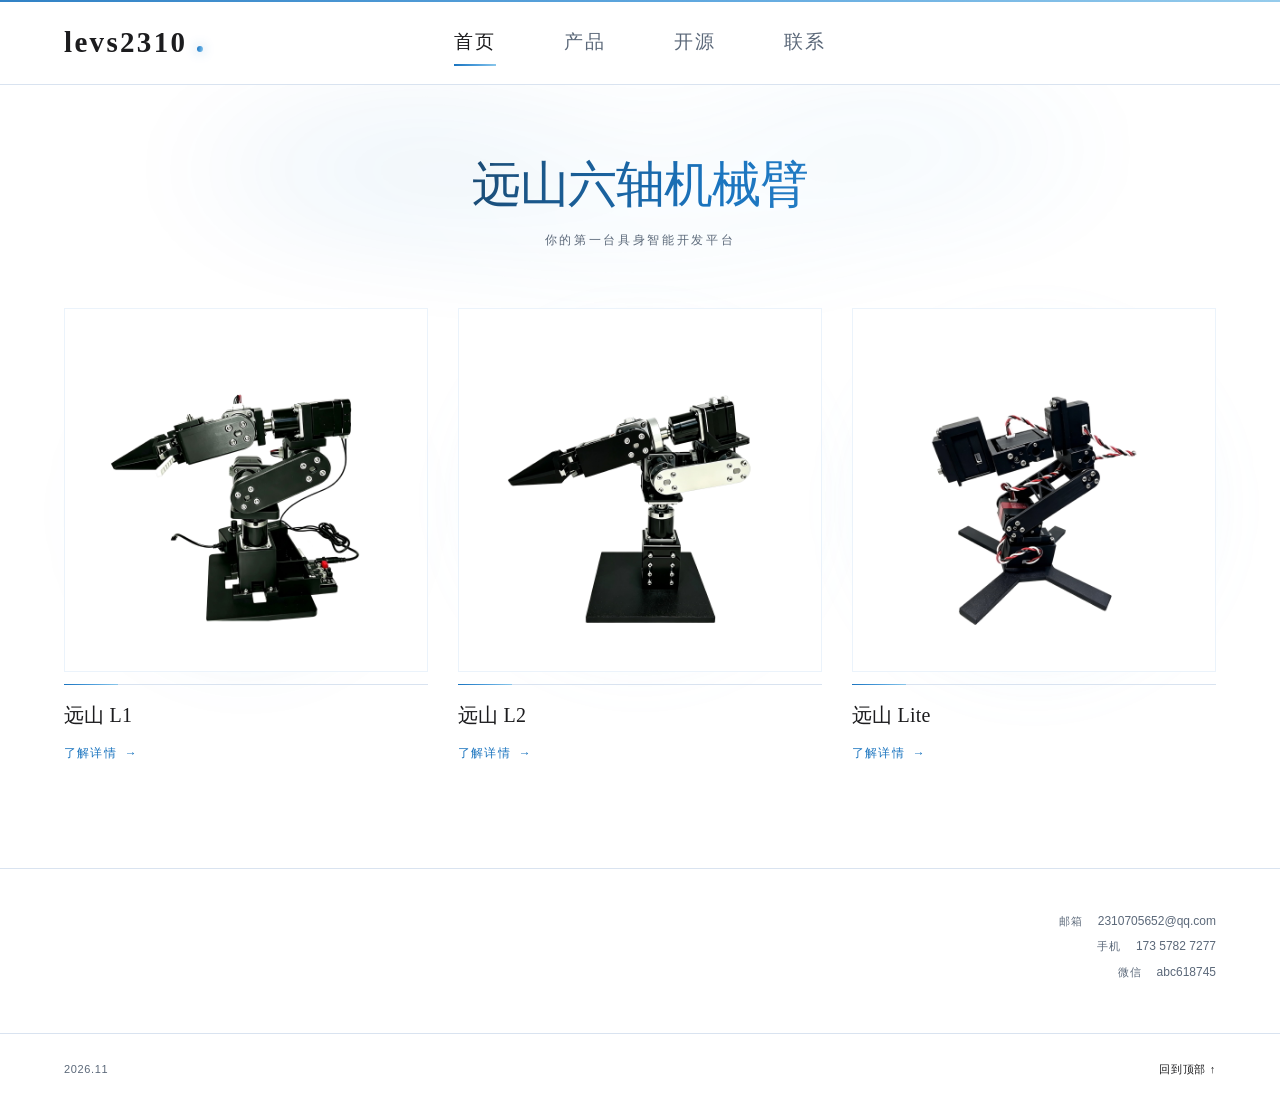
<file: index.html>
<!DOCTYPE html>
<html lang="zh-CN">
<head>
  <meta charset="UTF-8">
  <meta name="viewport" content="width=device-width, initial-scale=1.0">
  <title>levs2310 | 远山六轴机械臂 Lite / L1 / L2</title>
  <meta name="description" content="远山六轴机械臂：你的第一台具身智能开发平台。Lite / L1 / L2 三条产品线，提供成品款与套件款。">
  <meta name="theme-color" content="#FFFFFF">
  <link rel="icon" href="favicon.svg" type="image/svg+xml">

  <meta property="og:type" content="website">
  <meta property="og:title" content="levs2310 | 远山六轴机械臂 Lite / L1 / L2">
  <meta property="og:description" content="你的第一台具身智能开发平台。Lite / L1 / L2，成品款与套件款可选。">
  <!-- 站点已部署到 GitHub Pages，og:image 使用绝对地址，社交卡片才能正常抓图 -->
  <meta property="og:image" content="https://levs2310.github.io/YS-arm/og-cover.jpg">
  <meta property="og:url" content="https://levs2310.github.io/YS-arm/">
  <meta property="og:image:width" content="1200">
  <meta property="og:image:height" content="630">
  <meta name="twitter:card" content="summary_large_image">

  <link rel="stylesheet" href="styles.css">
  <script>document.documentElement.classList.add('js');</script>
</head>
<body data-page="home">

<a class="skip-link" href="#main">跳到主要内容</a>

<header class="site-header" id="siteHeader">
  <div class="wrap header-inner">
    <a class="brand" href="#top" aria-label="levs2310 首页">levs2310</a>

    <nav class="desktop-nav" aria-label="主导航">
      <a class="nav-link is-active" href="#top" data-section="top" aria-current="page">首页</a>
      <a class="nav-link" href="products.html" data-section="products">产品</a>
      <a class="nav-link" href="opensource.html" data-section="opensource">开源</a>
      <a class="nav-link" href="#contact" data-section="contact" data-contact-open aria-haspopup="dialog" aria-controls="contactDialog">联系</a>
    </nav>

    <button class="menu-toggle" id="menuToggle" type="button" aria-expanded="false" aria-controls="mobileMenu" aria-label="打开菜单">
      <span class="menu-label">菜单</span>
      <span class="menu-bars" aria-hidden="true"><span></span><span></span></span>
    </button>
  </div>
</header>

<div class="mobile-menu" id="mobileMenu" aria-hidden="true">
  <nav class="mobile-nav" aria-label="移动端导航">
    <a href="#top"><span>首页</span><span aria-hidden="true">↗</span></a>
    <a href="products.html"><span>产品</span><span aria-hidden="true">↗</span></a>
    <a href="opensource.html"><span>开源</span><span aria-hidden="true">↗</span></a>
    <a href="#contact" data-contact-open aria-haspopup="dialog" aria-controls="contactDialog"><span>联系</span><span aria-hidden="true">↗</span></a>
  </nav>
  <div class="mobile-meta">
    <span>六轴机械臂</span>
    <a href="mailto:2310705652@qq.com">2310705652@qq.com</a>
  </div>
</div>

<main id="main">

  <section class="hero" id="top" aria-labelledby="hero-title">
    <div class="wrap">
      <div class="hero-head">
        <h1 class="hero-title" id="hero-title">远山六轴机械臂</h1>
        <p class="hero-tagline">你的第一台具身智能开发平台</p>
      </div>

      <div class="hero-products">
        <a class="hero-product" href="products.html#product-l1" aria-label="查看远山 L1 产品详情">
          <span class="hero-product-glow hero-product-glow--l1" aria-hidden="true"></span>
          <img src="images/products/yuanshan-l1-photo.jpg"
               width="1600" height="1600"
               alt="远山 L1 六轴机械臂"
               fetchpriority="high" decoding="async">
          <span class="hero-product-meta">
            <span class="hero-product-name">远山 L1</span>
          </span>
          <span class="hero-product-cta">了解详情 <span aria-hidden="true">→</span></span>
        </a>

        <a class="hero-product" href="products.html#product-l2" aria-label="查看远山 L2 产品详情">
          <span class="hero-product-glow hero-product-glow--l2" aria-hidden="true"></span>
          <img src="images/products/yuanshan-l2-photo.jpg"
               width="1600" height="1600"
               alt="远山 L2 六轴机械臂"
               decoding="async">
          <span class="hero-product-meta">
            <span class="hero-product-name">远山 L2</span>
          </span>
          <span class="hero-product-cta">了解详情 <span aria-hidden="true">→</span></span>
        </a>

        <a class="hero-product" href="products.html#product-lite" aria-label="查看远山 Lite 产品详情">
          <span class="hero-product-glow hero-product-glow--lite" aria-hidden="true"></span>
          <img src="images/products/yuanshan-lite-photo.jpg"
               width="1600" height="1600"
               alt="远山 Lite 六轴机械臂"
               decoding="async">
          <span class="hero-product-meta">
            <span class="hero-product-name">远山 Lite</span>
          </span>
          <span class="hero-product-cta">了解详情 <span aria-hidden="true">→</span></span>
        </a>
      </div>
    </div>
  </section>

  <section class="contact" id="contact" aria-label="联系方式">
    <div class="wrap">
      <div class="contact-list">
        <a class="contact-item" href="mailto:2310705652@qq.com">
          <span class="contact-label">邮箱</span>
          <span class="contact-value">2310705652@qq.com</span>
        </a>
        <a class="contact-item" href="tel:+8617357827277">
          <span class="contact-label">手机</span>
          <span class="contact-value">173 5782 7277</span>
        </a>
        <div class="contact-item">
          <span class="contact-label">微信</span>
          <span class="contact-value">abc618745</span>
        </div>
      </div>
    </div>
  </section>

</main>

<footer class="site-footer">
  <div class="wrap footer-inner">
    <span>2026.11</span>
    <a class="footer-top" href="#top">回到顶部 ↑</a>
  </div>
</footer>

<dialog class="contact-dialog" id="contactDialog" aria-labelledby="contactDialogTitle">
  <button class="contact-dialog-close" type="button" data-contact-close aria-label="关闭联系方式">×</button>
  <p class="eyebrow">联系</p>
  <h2 class="contact-dialog-title" id="contactDialogTitle">联系方式</h2>
  <div class="contact-dialog-list">
    <div class="contact-dialog-row"><span class="cd-label">微信</span><span class="cd-value">abc618745</span></div>
    <div class="contact-dialog-row"><span class="cd-label">电话</span><a class="cd-value" href="tel:+8617357827277">173 5782 7277</a></div>
    <div class="contact-dialog-row"><span class="cd-label">邮箱</span><a class="cd-value" href="mailto:2310705652@qq.com">2310705652@qq.com</a></div>
  </div>
  <p class="contact-dialog-note">添加请备注来意</p>
</dialog>

<script src="script.js" defer></script>
</body>
</html>
</file>
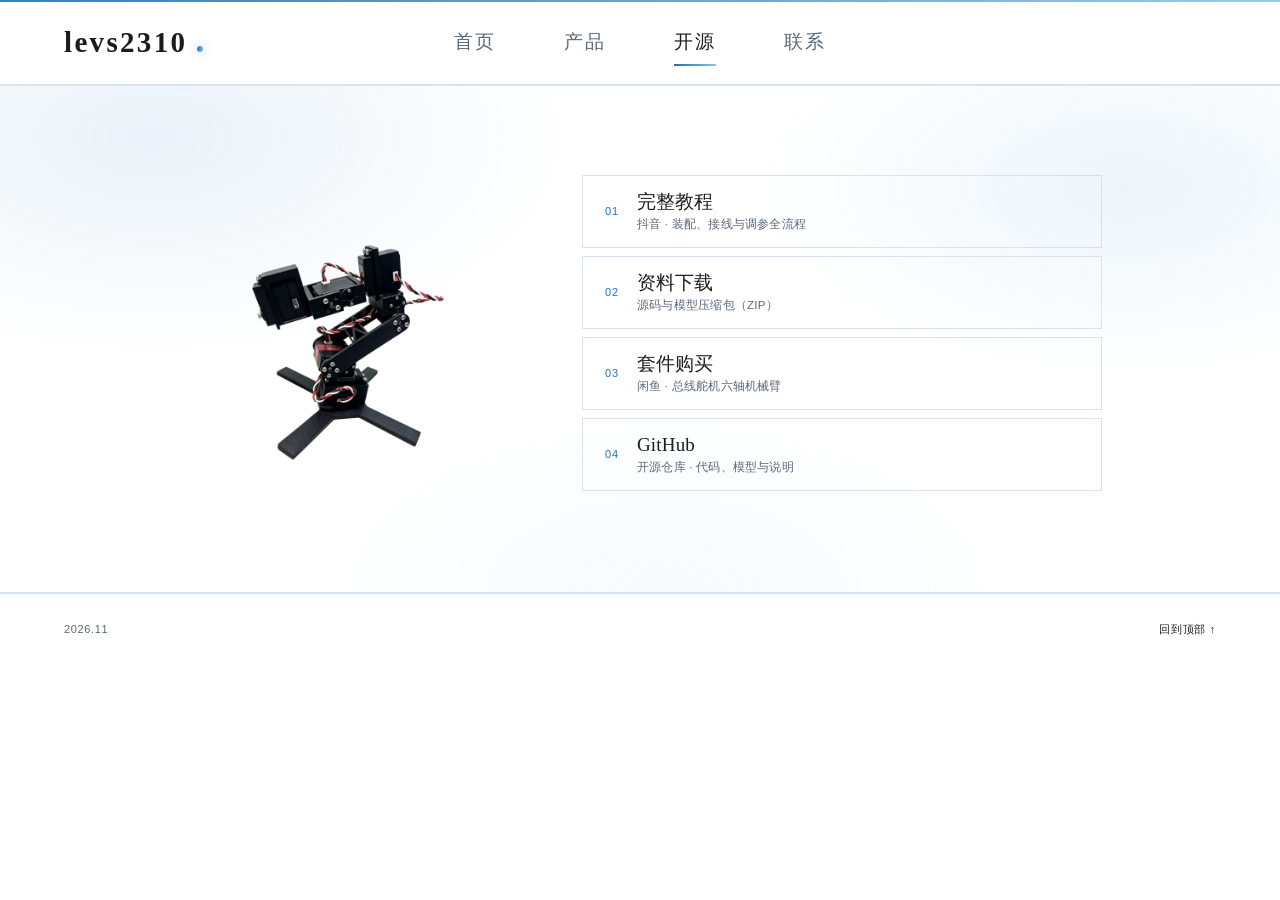
<file: opensource.html>
<!DOCTYPE html>
<html lang="zh-CN">
<head>
  <meta charset="UTF-8">
  <meta name="viewport" content="width=device-width, initial-scale=1.0">
  <title>开源 | 远山 Lite 六轴机械臂</title>
  <meta name="description" content="远山 Lite 开源款六轴机械臂。">
  <meta name="theme-color" content="#FFFFFF">
  <link rel="icon" href="favicon.svg" type="image/svg+xml">
  <link rel="stylesheet" href="styles.css">
  <script>document.documentElement.classList.add('js');</script>
</head>
<body data-page="opensource" id="top">

<a class="skip-link" href="#main">跳到主要内容</a>

<header class="site-header" id="siteHeader">
  <div class="wrap header-inner">
    <a class="brand" href="index.html" aria-label="levs2310 首页">levs2310</a>

    <nav class="desktop-nav" aria-label="主导航">
      <a class="nav-link" href="index.html" data-section="top">首页</a>
      <a class="nav-link" href="products.html" data-section="products">产品</a>
      <a class="nav-link is-active" href="#top" data-section="opensource" aria-current="page">开源</a>
      <a class="nav-link" href="#contact" data-section="contact" data-contact-open aria-haspopup="dialog" aria-controls="contactDialog">联系</a>
    </nav>

    <button class="menu-toggle" id="menuToggle" type="button" aria-expanded="false" aria-controls="mobileMenu" aria-label="打开菜单">
      <span class="menu-label">菜单</span>
      <span class="menu-bars" aria-hidden="true"><span></span><span></span></span>
    </button>
  </div>
</header>

<div class="mobile-menu" id="mobileMenu" aria-hidden="true">
  <nav class="mobile-nav" aria-label="移动端导航">
    <a href="index.html"><span>首页</span><span aria-hidden="true">↗</span></a>
    <a href="products.html"><span>产品</span><span aria-hidden="true">↗</span></a>
    <a href="#top"><span>开源</span><span aria-hidden="true">↗</span></a>
    <a href="#contact" data-contact-open aria-haspopup="dialog" aria-controls="contactDialog"><span>联系</span><span aria-hidden="true">↗</span></a>
  </nav>
  <div class="mobile-meta">
    <span>六轴机械臂</span>
    <a href="mailto:2310705652@qq.com">2310705652@qq.com</a>
  </div>
</div>

<main id="main" class="subpage-main">

  <section class="opensource" id="opensource" aria-label="开源">
    <div class="wrap os-layout">
      <figure class="os-figure">
        <img src="images/products/yuanshan-lite-photo.jpg"
             width="1600" height="1600"
             alt="远山 Lite 六轴机械臂"
             fetchpriority="high" decoding="async">
      </figure>

      <div class="os-actions">
        <a class="os-action" href="https://v.douyin.com/Csjc9ihJbDg/" target="_blank" rel="noopener">
          <span class="os-action-num">01</span>
          <span class="os-action-body">
            <strong>完整教程</strong>
            <em>抖音 · 装配、接线与调参全流程</em>
          </span>
        </a>

        <a class="os-action" href="https://github.com/levs2310/YS-Lite-arm/archive/refs/heads/main.zip" target="_blank" rel="noopener">
          <span class="os-action-num">02</span>
          <span class="os-action-body">
            <strong>资料下载</strong>
            <em>源码与模型压缩包（ZIP）</em>
          </span>
        </a>

        <a class="os-action" href="https://m.tb.cn/h.jN8XsQC?tk=J1q16f5NJXR" target="_blank" rel="noopener">
          <span class="os-action-num">03</span>
          <span class="os-action-body">
            <strong>套件购买</strong>
            <em>闲鱼 · 总线舵机六轴机械臂</em>
          </span>
        </a>

        <a class="os-action" href="https://github.com/levs2310/YS-Lite-arm" target="_blank" rel="noopener">
          <span class="os-action-num">04</span>
          <span class="os-action-body">
            <strong>GitHub</strong>
            <em>开源仓库 · 代码、模型与说明</em>
          </span>
        </a>
      </div>
    </div>
  </section>

</main>

<footer class="site-footer">
  <div class="wrap footer-inner">
    <span>2026.11</span>
    <a class="footer-top" href="#top">回到顶部 ↑</a>
  </div>
</footer>

<dialog class="contact-dialog" id="contactDialog" aria-labelledby="contactDialogTitle">
  <button class="contact-dialog-close" type="button" data-contact-close aria-label="关闭联系方式">×</button>
  <p class="eyebrow">联系</p>
  <h2 class="contact-dialog-title" id="contactDialogTitle">联系方式</h2>
  <div class="contact-dialog-list">
    <div class="contact-dialog-row"><span class="cd-label">微信</span><span class="cd-value">abc618745</span></div>
    <div class="contact-dialog-row"><span class="cd-label">电话</span><a class="cd-value" href="tel:+8617357827277">173 5782 7277</a></div>
    <div class="contact-dialog-row"><span class="cd-label">邮箱</span><a class="cd-value" href="mailto:2310705652@qq.com">2310705652@qq.com</a></div>
  </div>
  <p class="contact-dialog-note">添加请备注来意</p>
</dialog>

<script src="script.js" defer></script>
</body>
</html>
</file>
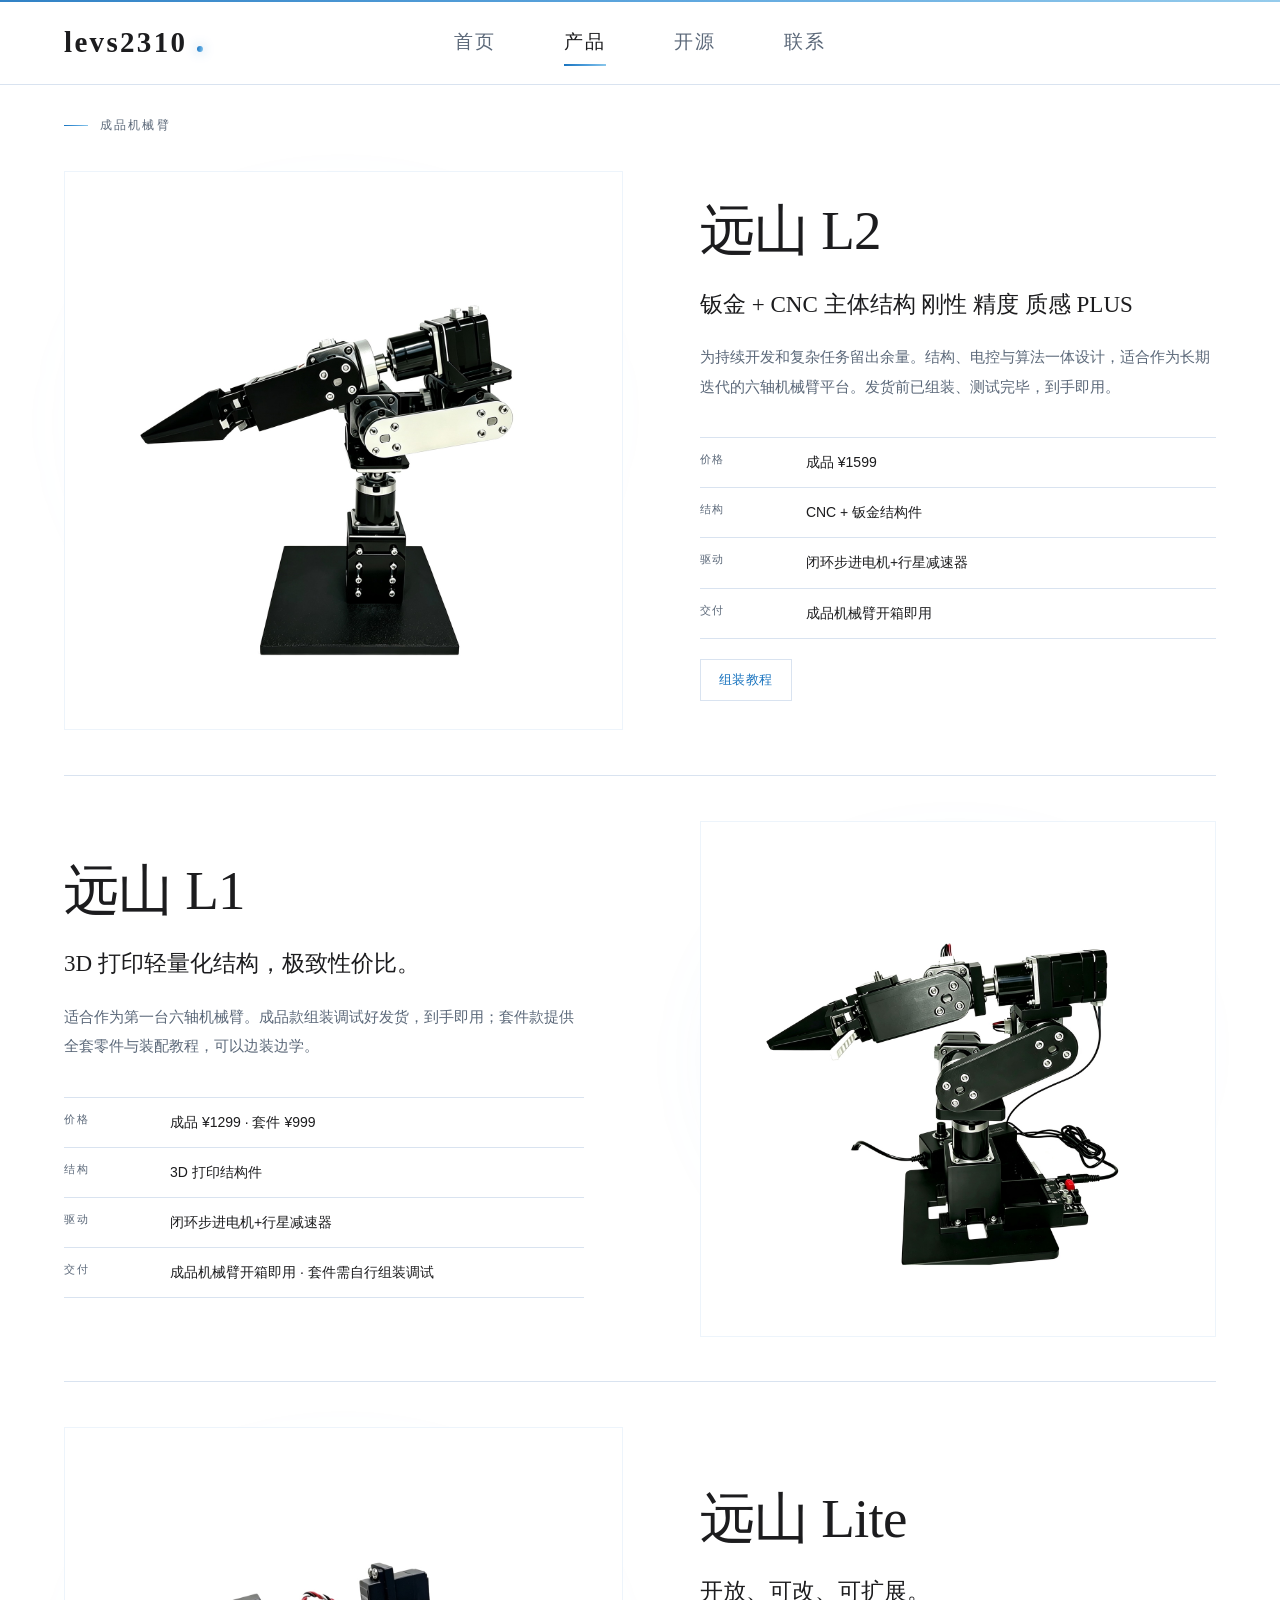
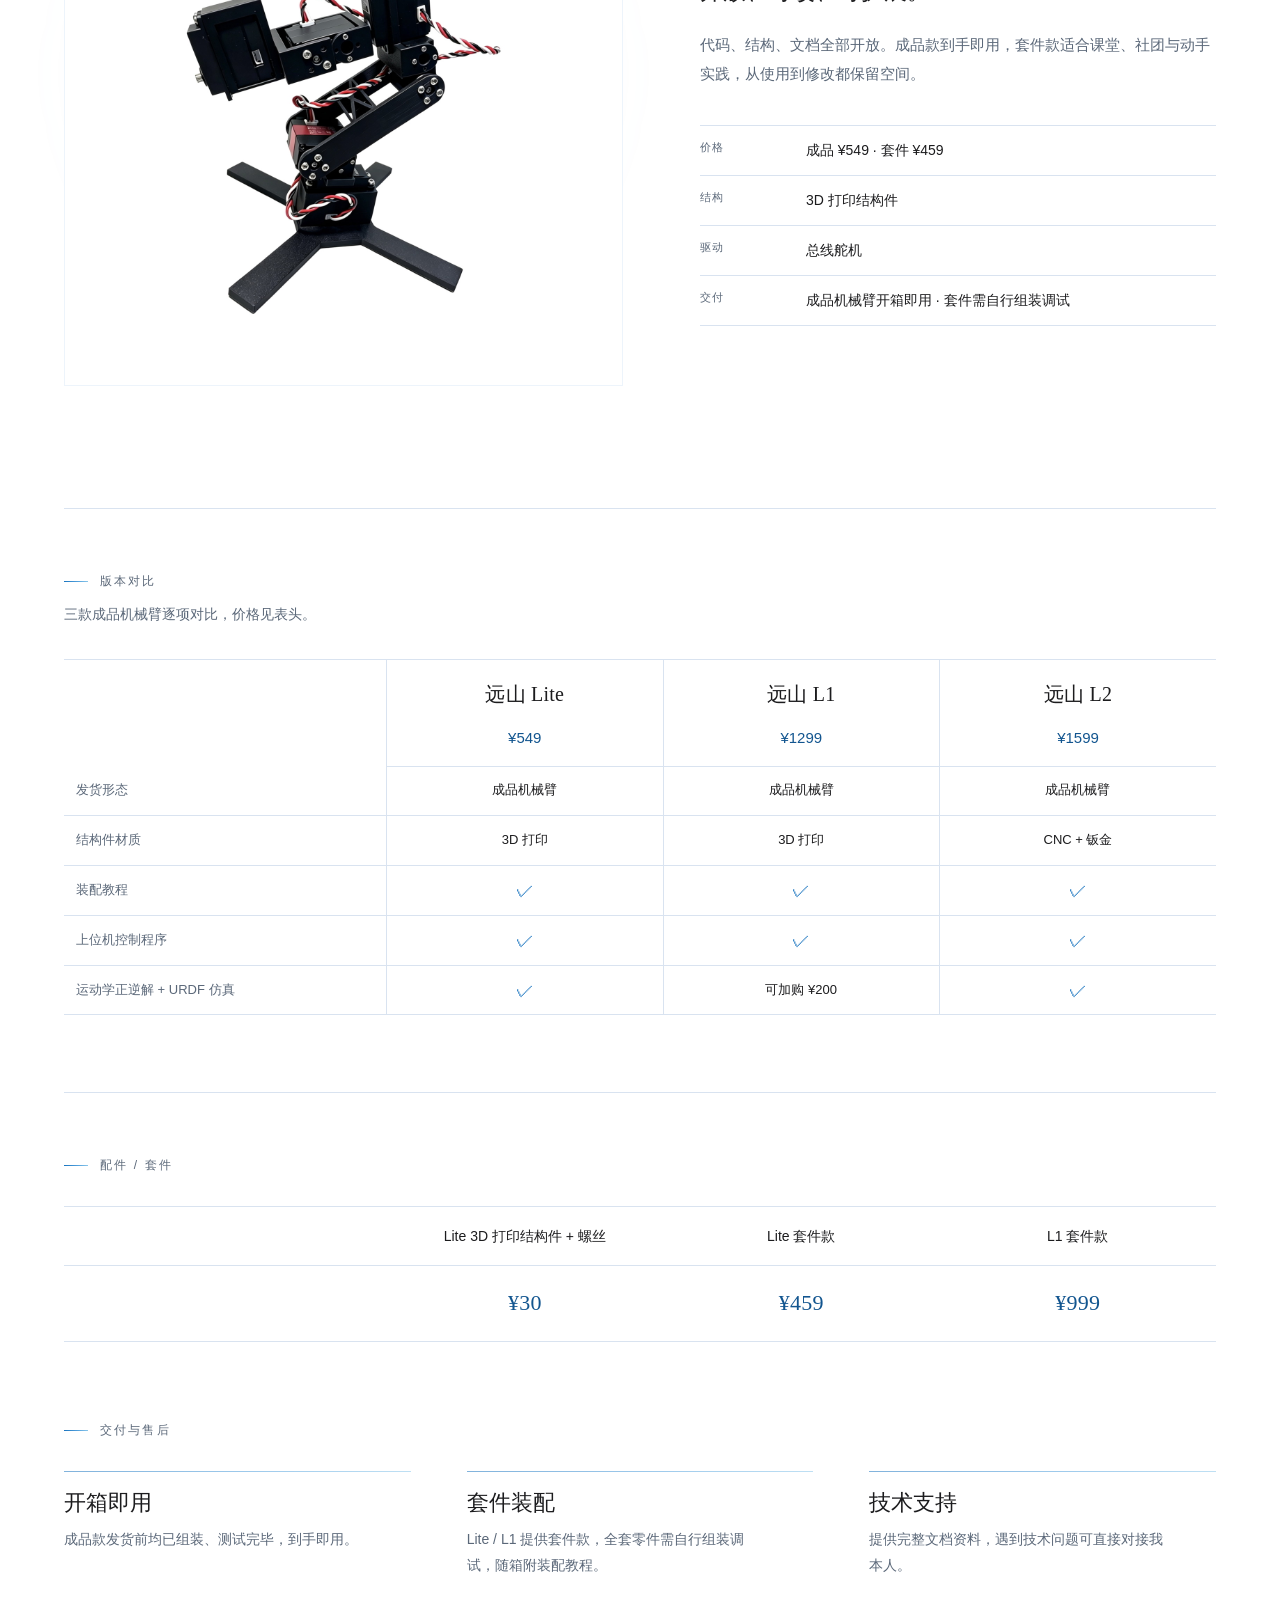
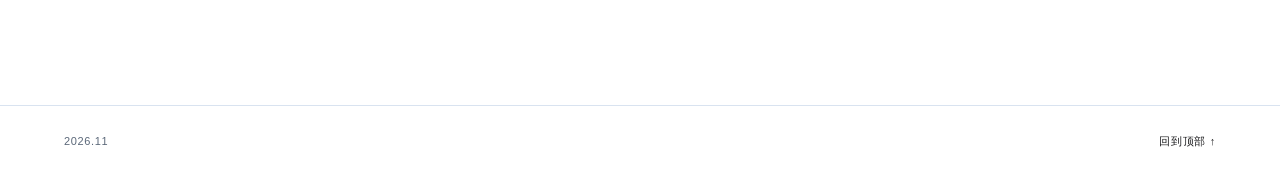
<file: products.html>
<!DOCTYPE html>
<html lang="zh-CN">
<head>
  <meta charset="UTF-8">
  <meta name="viewport" content="width=device-width, initial-scale=1.0">
  <title>产品 | 远山六轴机械臂 Lite / L1 / L2</title>
  <meta name="description" content="远山六轴机械臂产品线：Lite 成品 ¥549 / 套件 ¥459、L1 成品 ¥1299 / 套件 ¥999、L2 成品 ¥1599。">
  <meta name="theme-color" content="#FFFFFF">
  <link rel="icon" href="favicon.svg" type="image/svg+xml">
  <link rel="stylesheet" href="styles.css">
  <script>document.documentElement.classList.add('js');</script>
</head>
<body data-page="products" id="top">

<a class="skip-link" href="#main">跳到主要内容</a>

<header class="site-header" id="siteHeader">
  <div class="wrap header-inner">
    <a class="brand" href="index.html" aria-label="levs2310 首页">levs2310</a>

    <nav class="desktop-nav" aria-label="主导航">
      <a class="nav-link" href="index.html" data-section="top">首页</a>
      <a class="nav-link is-active" href="#top" data-section="products" aria-current="page">产品</a>
      <a class="nav-link" href="opensource.html" data-section="opensource">开源</a>
      <a class="nav-link" href="#contact" data-section="contact" data-contact-open aria-haspopup="dialog" aria-controls="contactDialog">联系</a>
    </nav>

    <button class="menu-toggle" id="menuToggle" type="button" aria-expanded="false" aria-controls="mobileMenu" aria-label="打开菜单">
      <span class="menu-label">菜单</span>
      <span class="menu-bars" aria-hidden="true"><span></span><span></span></span>
    </button>
  </div>
</header>

<div class="mobile-menu" id="mobileMenu" aria-hidden="true">
  <nav class="mobile-nav" aria-label="移动端导航">
    <a href="index.html"><span>首页</span><span aria-hidden="true">↗</span></a>
    <a href="#top"><span>产品</span><span aria-hidden="true">↗</span></a>
    <a href="opensource.html"><span>开源</span><span aria-hidden="true">↗</span></a>
    <a href="#contact" data-contact-open aria-haspopup="dialog" aria-controls="contactDialog"><span>联系</span><span aria-hidden="true">↗</span></a>
  </nav>
  <div class="mobile-meta">
    <span>六轴机械臂</span>
    <a href="mailto:2310705652@qq.com">2310705652@qq.com</a>
  </div>
</div>

<main id="main" class="subpage-main">

  <section class="products" id="products" aria-label="产品线">
    <div class="wrap">
      <p class="eyebrow products-eyebrow">成品机械臂</p>

      <article class="product" id="product-l2" aria-labelledby="l2-title">
        <figure class="product-media reveal">
          <img src="images/products/yuanshan-l2-photo.jpg"
               width="1600" height="1600"
               alt="远山 L2 六轴机械臂产品图"
               loading="lazy" decoding="async">
        </figure>
        <div class="product-copy reveal">
          <h3 id="l2-title">远山 L2</h3>
          <p class="product-tagline">钣金 + CNC 主体结构 刚性 精度 质感 PLUS</p>
          <p class="product-desc">为持续开发和复杂任务留出余量。结构、电控与算法一体设计，适合作为长期迭代的六轴机械臂平台。发货前已组装、测试完毕，到手即用。</p>
          <dl class="product-facts">
            <div><dt>价格</dt><dd>成品 ¥1599</dd></div>
            <div><dt>结构</dt><dd>CNC + 钣金结构件</dd></div>
            <div><dt>驱动</dt><dd>闭环步进电机+行星减速器</dd></div>
            <div><dt>交付</dt><dd>成品机械臂开箱即用</dd></div>
          </dl>
          <a class="product-link" href="https://v.douyin.com/Et206PTQP9s/" target="_blank" rel="noopener">组装教程</a>
        </div>
      </article>

      <article class="product product--flip" id="product-l1" aria-labelledby="l1-title">
        <figure class="product-media reveal">
          <img src="images/products/yuanshan-l1-photo.jpg"
               width="1600" height="1600"
               alt="远山 L1 六轴机械臂产品图"
               loading="lazy" decoding="async">
        </figure>
        <div class="product-copy reveal" style="--delay:.08s">
          <h3 id="l1-title">远山 L1</h3>
          <p class="product-tagline">3D 打印轻量化结构，极致性价比。</p>
          <p class="product-desc">适合作为第一台六轴机械臂。成品款组装调试好发货，到手即用；套件款提供全套零件与装配教程，可以边装边学。</p>
          <dl class="product-facts">
            <div><dt>价格</dt><dd>成品 ¥1299 · 套件 ¥999</dd></div>
            <div><dt>结构</dt><dd>3D 打印结构件</dd></div>
            <div><dt>驱动</dt><dd>闭环步进电机+行星减速器</dd></div>
            <div><dt>交付</dt><dd>成品机械臂开箱即用 · 套件需自行组装调试</dd></div>
          </dl>
        </div>
      </article>

      <article class="product" id="product-lite" aria-labelledby="lite-title">
        <figure class="product-media reveal">
          <img src="images/products/yuanshan-lite-photo.jpg"
               width="1600" height="1600"
               alt="远山 Lite 六轴机械臂产品图"
               loading="lazy" decoding="async">
        </figure>
        <div class="product-copy reveal" style="--delay:.08s">
          <h3 id="lite-title">远山 Lite</h3>
          <p class="product-tagline">开放、可改、可扩展。</p>
          <p class="product-desc">代码、结构、文档全部开放。成品款到手即用，套件款适合课堂、社团与动手实践，从使用到修改都保留空间。</p>
          <dl class="product-facts">
            <div><dt>价格</dt><dd>成品 ¥549 · 套件 ¥459</dd></div>
            <div><dt>结构</dt><dd>3D 打印结构件</dd></div>
            <div><dt>驱动</dt><dd>总线舵机</dd></div>
            <div><dt>交付</dt><dd>成品机械臂开箱即用 · 套件需自行组装调试</dd></div>
          </dl>
        </div>
      </article>

      <section class="compare" id="compare" aria-label="版本对比">
        <div class="section-head section-head--slim">
          <p class="eyebrow">版本对比</p>
          <p class="section-lead">三款成品机械臂逐项对比，价格见表头。</p>
        </div>

        <div class="compare-scroll">
          <table class="compare-table">
            <caption class="sr-only">远山 Lite、L1、L2 成品机械臂的价格与硬件、软件配置对比</caption>
            <colgroup>
              <col class="ct-col-feature">
              <col class="ct-col-data"><col class="ct-col-data"><col class="ct-col-data">
            </colgroup>
            <thead>
              <tr class="ct-model-row">
                <th scope="col" rowspan="2"><span class="sr-only">对比项</span></th>
                <th scope="col"><span class="ct-name">远山 Lite</span></th>
                <th scope="col"><span class="ct-name">远山 L1</span></th>
                <th scope="col"><span class="ct-name">远山 L2</span></th>
              </tr>
              <tr class="ct-tier-row">
                <th scope="col"><span class="ct-price">¥549</span></th>
                <th scope="col"><span class="ct-price">¥1299</span></th>
                <th scope="col"><span class="ct-price">¥1599</span></th>
              </tr>
            </thead>
            <tbody>
              <tr>
                <th scope="row">发货形态</th>
                <td>成品机械臂</td>
                <td>成品机械臂</td>
                <td>成品机械臂</td>
              </tr>
              <tr>
                <th scope="row">结构件材质</th>
                <td>3D 打印</td>
                <td>3D 打印</td>
                <td>CNC + 钣金</td>
              </tr>
              <tr>
                <th scope="row">装配教程</th>
                <td class="is-yes" aria-label="包含">✓</td>
                <td class="is-yes" aria-label="包含">✓</td>
                <td class="is-yes" aria-label="包含">✓</td>
              </tr>
              <tr>
                <th scope="row">上位机控制程序</th>
                <td class="is-yes" aria-label="包含">✓</td>
                <td class="is-yes" aria-label="包含">✓</td>
                <td class="is-yes" aria-label="包含">✓</td>
              </tr>
              <tr>
                <th scope="row">运动学正逆解 + URDF 仿真</th>
                <td class="is-yes" aria-label="包含">✓</td>
                <td>可加购 ¥200</td>
                <td class="is-yes" aria-label="包含">✓</td>
              </tr>
            </tbody>
          </table>
        </div>
      </section>

      <section class="parts" id="parts" aria-label="配件与套件">
        <div class="section-head section-head--slim">
          <p class="eyebrow">配件 / 套件</p>
        </div>

        <table class="parts-table">
          <caption class="sr-only">配件与套件价格</caption>
          <thead>
            <tr>
              <th scope="col" class="pt-empty"><span class="sr-only">分类</span></th>
              <th scope="col">Lite 3D 打印结构件 + 螺丝</th>
              <th scope="col">Lite 套件款</th>
              <th scope="col">L1 套件款</th>
            </tr>
          </thead>
          <tbody>
            <tr>
              <td class="pt-empty"></td>
              <td>¥30</td>
              <td>¥459</td>
              <td>¥999</td>
            </tr>
          </tbody>
        </table>
      </section>

      <section class="delivery" aria-label="交付与售后">
        <div class="section-head section-head--slim">
          <p class="eyebrow">交付与售后</p>
        </div>
        <div class="delivery-grid">
          <div class="delivery-item reveal">
            <h3>开箱即用</h3>
            <p>成品款发货前均已组装、测试完毕，到手即用。</p>
          </div>
          <div class="delivery-item reveal" style="--delay:.08s">
            <h3>套件装配</h3>
            <p>Lite / L1 提供套件款，全套零件需自行组装调试，随箱附装配教程。</p>
          </div>
          <div class="delivery-item reveal" style="--delay:.16s">
            <h3>技术支持</h3>
            <p>提供完整文档资料，遇到技术问题可直接对接我本人。</p>
          </div>
        </div>
      </section>
    </div>
  </section>

</main>

<footer class="site-footer">
  <div class="wrap footer-inner">
    <span>2026.11</span>
    <a class="footer-top" href="#top">回到顶部 ↑</a>
  </div>
</footer>

<dialog class="contact-dialog" id="contactDialog" aria-labelledby="contactDialogTitle">
  <button class="contact-dialog-close" type="button" data-contact-close aria-label="关闭联系方式">×</button>
  <p class="eyebrow">联系</p>
  <h2 class="contact-dialog-title" id="contactDialogTitle">联系方式</h2>
  <div class="contact-dialog-list">
    <div class="contact-dialog-row"><span class="cd-label">微信</span><span class="cd-value">abc618745</span></div>
    <div class="contact-dialog-row"><span class="cd-label">电话</span><a class="cd-value" href="tel:+8617357827277">173 5782 7277</a></div>
    <div class="contact-dialog-row"><span class="cd-label">邮箱</span><a class="cd-value" href="mailto:2310705652@qq.com">2310705652@qq.com</a></div>
  </div>
  <p class="contact-dialog-note">添加请备注来意</p>
</dialog>

<script src="script.js" defer></script>
</body>
</html>
</file>
<file: styles.css>
:root {
  --paper: #ffffff;
  --paper-deep: #f2f7fd;
  --ink: #1c1c1e;
  --muted: #5b6879;
  --line: #d9e3f0;
  --accent: #1a74bf;
  --accent-dark: #12558f;
  --cyan: #4f9fdc;
  --violet: #8ac6ea;
  --white: #ffffff;
  --grad: linear-gradient(100deg, #1a74bf 0%, #4f9fdc 55%, #8ac6ea 100%);
  --grad-text: linear-gradient(100deg, #1c1c1e 0%, #1a74bf 58%, #3d92d0 100%);
  --wrap: 1320px;
  --gutter: 64px;
  --header-h: 84px;
  --ease: cubic-bezier(.22, .61, .36, 1);
  --serif: "Noto Serif SC", "Source Han Serif SC", "Songti SC", "STSong", "SimSun", serif;
  --sans: "Noto Sans SC", "HarmonyOS Sans SC", "PingFang SC", "Microsoft YaHei", sans-serif;
}

*,
*::before,
*::after {
  box-sizing: border-box;
}

html {
  scroll-behavior: smooth;
  scroll-padding-top: calc(var(--header-h) + 24px);
  background: var(--paper);
}

body {
  margin: 0;
  min-width: 320px;
  overflow-x: clip;
  background: var(--paper);
  color: var(--ink);
  font-family: var(--sans);
  font-size: 16px;
  line-height: 1.75;
  -webkit-font-smoothing: antialiased;
  text-rendering: optimizeLegibility;
}

body.menu-open {
  overflow: hidden;
}

::selection {
  background: var(--accent);
  color: var(--white);
}

img {
  display: block;
  max-width: 100%;
}

a {
  color: inherit;
  text-decoration: none;
}

button {
  font: inherit;
}

h1,
h2,
h3,
p,
figure,
dl,
dd {
  margin: 0;
}

ul {
  margin: 0;
  padding: 0;
  list-style: none;
}

.wrap {
  width: min(var(--wrap), calc(100% - var(--gutter) * 2));
  margin-inline: auto;
}

.skip-link {
  position: fixed;
  top: 8px;
  left: 8px;
  z-index: 300;
  padding: 10px 16px;
  background: var(--ink);
  color: var(--paper);
  transform: translateY(-150%);
  transition: transform .2s ease;
}

.skip-link:focus {
  transform: translateY(0);
}

:focus-visible {
  outline: 2px solid var(--accent);
  outline-offset: 4px;
}

/* ---------- header ---------- */

.site-header {
  position: sticky;
  top: 0;
  z-index: 100;
  background: rgba(255, 255, 255, .92);
  backdrop-filter: blur(14px);
  -webkit-backdrop-filter: blur(14px);
  border-bottom: 1px solid var(--line);
  transition: border-color .25s ease;
}

.site-header::before {
  content: "";
  position: absolute;
  inset: 0 0 auto;
  height: 2px;
  background: var(--grad);
  opacity: .9;
}

.site-header.is-scrolled {
  border-bottom-color: var(--line);
}

.header-inner {
  height: var(--header-h);
  display: grid;
  grid-template-columns: 1fr auto 1fr;
  align-items: center;
}

.brand {
  grid-column: 1;
  justify-self: start;
  position: relative;
  display: inline-flex;
  align-items: baseline;
  font-family: var(--serif);
  font-size: 29px;
  font-weight: 560;
  letter-spacing: .08em;
  line-height: 1;
  color: var(--ink);
}

.brand::after {
  content: "";
  width: 6px;
  height: 6px;
  margin-left: 10px;
  border-radius: 50%;
  background: var(--grad);
  box-shadow: 0 0 12px rgba(26, 116, 191, .45);
}

.desktop-nav {
  grid-column: 2;
  justify-self: center;
  display: flex;
  align-items: center;
  gap: 68px;
}

.nav-link {
  position: relative;
  padding: 7px 0;
  color: #5b6879;
  font-size: 19px;
  letter-spacing: .1em;
  transition: color .22s ease;
}

.nav-link::after {
  content: "";
  position: absolute;
  left: 0;
  right: 100%;
  bottom: 0;
  height: 2px;
  background: var(--grad);
  transition: right .3s var(--ease);
}

.nav-link:hover,
.nav-link.is-active {
  color: var(--ink);
}

.nav-link:hover::after,
.nav-link.is-active::after {
  right: 0;
}

.menu-toggle {
  grid-column: 3;
  justify-self: end;
  display: none;
  align-items: center;
  gap: 12px;
  padding: 8px 0;
  border: 0;
  background: transparent;
  color: var(--ink);
  cursor: pointer;
}

.menu-label {
  font-size: 12px;
  letter-spacing: .14em;
}

.menu-bars {
  position: relative;
  width: 22px;
  height: 12px;
}

.menu-bars span {
  position: absolute;
  left: 0;
  width: 22px;
  height: 1px;
  background: currentColor;
  transition: top .25s ease, transform .25s ease;
}

.menu-bars span:first-child {
  top: 2px;
}

.menu-bars span:last-child {
  top: 9px;
}

.menu-open .menu-bars span:first-child {
  top: 6px;
  transform: rotate(45deg);
}

.menu-open .menu-bars span:last-child {
  top: 6px;
  transform: rotate(-45deg);
}

.mobile-menu {
  position: fixed;
  inset: var(--header-h) 0 0;
  z-index: 90;
  display: flex;
  flex-direction: column;
  justify-content: space-between;
  padding: 24px var(--gutter) 40px;
  background:
    radial-gradient(65% 40% at 20% 0%, rgba(26, 116, 191, .10), transparent 70%),
    radial-gradient(55% 35% at 90% 15%, rgba(79, 159, 220, .10), transparent 72%),
    var(--paper);
  opacity: 0;
  visibility: hidden;
  transform: translateY(-8px);
  transition: opacity .28s ease, transform .28s var(--ease), visibility .28s;
  overflow-y: auto;
}

.mobile-menu.is-open {
  opacity: 1;
  visibility: visible;
  transform: none;
}

.mobile-nav a {
  display: flex;
  align-items: baseline;
  justify-content: space-between;
  padding: 27px 0;
  border-bottom: 1px solid var(--line);
  font-family: var(--serif);
  font-size: clamp(35px, 8.8vw, 48px);
  font-weight: 500;
  line-height: 1.2;
}

.mobile-nav a:first-child {
  border-top: 1px solid var(--line);
}

.mobile-nav a span:last-child {
  color: var(--accent);
  font-family: var(--sans);
  font-size: 14px;
  font-weight: 400;
  letter-spacing: 0;
}

.mobile-meta {
  display: flex;
  justify-content: space-between;
  gap: 24px;
  padding-top: 32px;
  color: var(--muted);
  font-size: 12px;
  letter-spacing: .04em;
}

.mobile-meta a {
  color: var(--ink);
}

/* ---------- shared type ---------- */

.eyebrow {
  display: flex;
  align-items: center;
  gap: 12px;
  color: var(--muted);
  font-size: 12px;
  letter-spacing: .18em;
  line-height: 1.4;
}

.eyebrow::before {
  content: "";
  width: 24px;
  height: 1px;
  background: var(--grad);
}

.section-head {
  display: grid;
  grid-template-columns: minmax(0, 1.1fr) minmax(280px, .9fr);
  gap: 64px;
  align-items: end;
  margin-bottom: 64px;
}

.section-head h2 {
  margin-top: 20px;
  font-family: var(--serif);
  font-size: clamp(36px, 4.1vw, 56px);
  font-weight: 520;
  line-height: 1.24;
  letter-spacing: -.015em;
}

.section-head h2::after {
  content: "";
  display: block;
  width: 64px;
  height: 2px;
  margin-top: 22px;
  background: var(--grad);
}

.section-lead {
  max-width: 390px;
  color: var(--muted);
  font-size: 15px;
  line-height: 1.95;
}

.section-head--slim {
  display: block;
  margin-bottom: 32px;
}

.section-head--slim .section-lead {
  max-width: 620px;
  margin-top: 12px;
  font-size: 14px;
  line-height: 1.8;
}

/* ---------- hero ---------- */

.hero {
  position: relative;
  isolation: isolate;
  overflow: clip;
  padding: 74px 0 102px;
}

.hero-head {
  position: relative;
  isolation: isolate;
  max-width: 920px;
  margin-inline: auto;
  text-align: center;
}

.hero-head::before {
  content: "";
  position: absolute;
  inset: -70px -18% 0;
  z-index: -1;
  background:
    radial-gradient(32% 60% at 32% 50%, rgba(26, 116, 191, .16), transparent 70%),
    radial-gradient(28% 56% at 70% 38%, rgba(79, 159, 220, .14), transparent 72%),
    radial-gradient(26% 50% at 52% 82%, rgba(138, 198, 234, .11), transparent 74%);
  filter: blur(62px);
  opacity: .9;
  pointer-events: none;
}

.hero-title {
  font-family: var(--serif);
  font-size: clamp(1.7rem, 3.8vw, 3.2rem);
  font-weight: 520;
  line-height: 1.1;
  letter-spacing: -.02em;
  color: var(--ink);
}

@supports ((-webkit-background-clip: text) or (background-clip: text)) {
  .hero-title {
    background: var(--grad-text);
    -webkit-background-clip: text;
    background-clip: text;
    color: transparent;
    -webkit-text-fill-color: transparent;
  }
}

.hero-tagline {
  margin-top: 18px;
  color: var(--muted);
  font-size: 12px;
  letter-spacing: .22em;
  line-height: 1.6;
}

/* ---------- hero products ---------- */

.hero-products {
  display: grid;
  grid-template-columns: repeat(3, minmax(0, 1fr));
  gap: clamp(18px, 2.6vw, 30px);
  max-width: 1160px;
  margin: 58px auto 0;
}

.hero-product {
  position: relative;
  display: block;
  isolation: isolate;
}

.hero-product-glow {
  position: absolute;
  inset: 8% 3% 18%;
  z-index: 0;
  border-radius: 50%;
  filter: blur(38px);
  opacity: .58;
  transition: opacity .35s ease, transform .45s var(--ease);
  pointer-events: none;
}

.hero-product-glow--l2 {
  background: radial-gradient(circle at 50% 42%, rgba(26, 116, 191, .30), rgba(138, 198, 234, .20) 45%, transparent 72%);
}

.hero-product-glow--l1 {
  background: radial-gradient(circle, rgba(26, 116, 191, .34), transparent 70%);
}

.hero-product-glow--lite {
  background: radial-gradient(circle at 50% 45%, rgba(79, 159, 220, .32), rgba(138, 198, 234, .15) 58%, transparent 74%);
}

.hero-product img {
  position: relative;
  z-index: 1;
  width: 100%;
  height: auto;
  aspect-ratio: 1 / 1;
  object-fit: contain;
  border: 1px solid rgba(233, 242, 251, .9);
  transition: transform .5s var(--ease);
}

.hero-product:hover img {
  transform: translateY(-5px) scale(1.008);
}

.hero-product:hover .hero-product-glow {
  opacity: .9;
  transform: scale(1.03);
}

.hero-product-meta {
  position: relative;
  z-index: 2;
  display: flex;
  align-items: baseline;
  justify-content: space-between;
  gap: 16px;
  margin-top: 12px;
  padding-top: 13px;
  border-top: 1px solid var(--line);
}

.hero-product-meta::before {
  content: "";
  position: absolute;
  top: -1px;
  left: 0;
  width: 54px;
  height: 1px;
  background: var(--grad);
}

.hero-product-name {
  font-family: var(--serif);
  font-size: 20px;
  font-weight: 500;
  letter-spacing: .01em;
}

.hero-product-cta {
  position: relative;
  z-index: 2;
  display: inline-flex;
  align-items: center;
  gap: 8px;
  margin-top: 10px;
  color: var(--accent);
  font-size: 12px;
  letter-spacing: .1em;
  transition: color .22s ease;
}

.hero-product-cta span {
  transition: transform .22s var(--ease);
}

.hero-product:hover .hero-product-cta {
  color: var(--accent-dark);
}

.hero-product:hover .hero-product-cta span {
  transform: translateX(3px);
}

.hero-product:focus-visible {
  outline: 2px solid var(--accent);
  outline-offset: 4px;
}

/* ---------- products ---------- */

.products {
  padding: clamp(24px, 3vw, 40px) 0 24px;
}

.products-eyebrow {
  margin-bottom: clamp(10px, 1.4vw, 18px);
}

.product {
  display: grid;
  grid-template-columns: minmax(0, 1.04fr) minmax(0, .96fr);
  gap: clamp(44px, 6vw, 88px);
  align-items: center;
  padding: clamp(32px, 3.5vw, 48px) 0;
  border-top: 1px solid var(--line);
}

.products .wrap > .product:first-of-type {
  border-top: 0;
  padding-top: clamp(12px, 1.5vw, 22px);
}

.product--flip .product-media {
  order: 2;
}

.product--flip .product-copy {
  order: 1;
}

.product-media {
  position: relative;
  isolation: isolate;
  min-width: 0;
}

.product-media::before {
  content: "";
  position: absolute;
  inset: 10% 4% 16%;
  z-index: 0;
  border-radius: 50%;
  filter: blur(44px);
  opacity: .52;
  pointer-events: none;
}

#product-l2 .product-media::before {
  background: radial-gradient(circle at 48% 44%, rgba(26, 116, 191, .28), rgba(138, 198, 234, .16) 52%, transparent 74%);
}

#product-l1 .product-media::before {
  background: radial-gradient(circle at 45% 46%, rgba(26, 116, 191, .26), rgba(79, 159, 220, .13) 58%, transparent 75%);
}

#product-lite .product-media::before {
  background: radial-gradient(circle at 50% 44%, rgba(79, 159, 220, .26), rgba(138, 198, 234, .14) 58%, transparent 75%);
}

.product-media img {
  position: relative;
  z-index: 1;
  width: 100%;
  height: auto;
  aspect-ratio: 1 / 1;
  object-fit: contain;
  border: 1px solid rgba(233, 242, 251, .8);
}

.product-copy {
  max-width: 520px;
}

.product h3 {
  margin-top: 0;
  font-family: var(--serif);
  font-size: clamp(38px, 4.3vw, 58px);
  font-weight: 520;
  line-height: 1.15;
  letter-spacing: -.015em;
}

.product-tagline {
  margin-top: 24px;
  font-family: var(--serif);
  font-size: clamp(20px, 1.8vw, 25px);
  font-weight: 480;
  line-height: 1.55;
}

.product-desc {
  margin-top: 20px;
  color: var(--muted);
  font-size: 15px;
  line-height: 1.95;
}

.product-facts {
  margin-top: 36px;
  border-top: 1px solid var(--line);
}

.product-facts div {
  display: grid;
  grid-template-columns: 86px minmax(0, 1fr);
  gap: 20px;
  padding: 12px 0;
  border-bottom: 1px solid var(--line);
}

.product-facts dt {
  color: var(--muted);
  font-size: 11px;
  letter-spacing: .14em;
  line-height: 1.8;
}

.product-facts dd {
  font-size: 14px;
  line-height: 1.8;
}

/* 产品卡里的外链按钮（如 L2 组装教程） */
.product-link {
  display: inline-flex;
  align-items: center;
  margin-top: 20px;
  padding: 9px 18px;
  border: 1px solid var(--line);
  color: var(--accent);
  font-size: 13px;
  letter-spacing: .04em;
  transition: border-color .22s ease, background .22s ease, color .22s ease;
}

.product-link:hover {
  border-color: var(--accent);
  background: #f7fbfe;
  color: var(--accent-dark);
}

.product-link:focus-visible {
  outline: 2px solid var(--accent);
  outline-offset: 3px;
}

/* ---------- compare ---------- */

.sr-only {
  position: absolute;
  width: 1px;
  height: 1px;
  padding: 0;
  margin: -1px;
  overflow: hidden;
  clip: rect(0, 0, 0, 0);
  white-space: nowrap;
  border: 0;
}

.compare {
  margin-top: clamp(48px, 6vw, 80px);
  border-top: 1px solid var(--line);
  padding-top: clamp(40px, 5vw, 64px);
}

.compare-scroll {
  overflow-x: auto;
  -webkit-overflow-scrolling: touch;
}

.compare-table {
  width: 100%;
  min-width: 720px;
  border-collapse: collapse;
  table-layout: fixed;
  text-align: left;
}

.compare-table .ct-col-feature {
  width: 28%;
}

.compare-table .ct-col-data {
  width: 24%;
}

.compare-table th,
.compare-table td {
  padding: 14px 12px;
  border-right: 1px solid var(--line);
  border-bottom: 1px solid var(--line);
  font-size: 13px;
  line-height: 1.6;
  vertical-align: middle;
}

.compare-table th:last-child,
.compare-table td:last-child {
  border-right: 0;
}

.compare-table tbody td {
  text-align: center;
}

.compare-table thead th {
  border-top: 1px solid var(--line);
  padding-top: 18px;
  padding-bottom: 18px;
  vertical-align: top;
}

.compare-table .ct-model-row th {
  padding-bottom: 8px;
  border-bottom: 0;
  text-align: center;
  font-weight: 400;
}

.compare-table .ct-model-row th:first-child {
  text-align: left;
}

.compare-table .ct-tier-row th {
  padding-top: 4px;
  padding-bottom: 16px;
  border-top: 0;
  text-align: center;
  font-weight: 400;
}

.compare-table tbody th[scope="row"] {
  color: var(--muted);
  font-size: 13px;
  font-weight: 400;
}

.ct-name {
  display: block;
  font-family: var(--serif);
  font-size: 20px;
  font-weight: 500;
  letter-spacing: .01em;
}

.ct-tier {
  display: block;
  color: var(--muted);
  font-size: 12px;
  letter-spacing: .08em;
}

.ct-price {
  display: block;
  margin-top: 4px;
  color: var(--accent-dark);
  font-size: 15px;
  font-variant-numeric: tabular-nums;
}

.ct-group th {
  padding-top: 24px;
  padding-bottom: 8px;
  color: var(--accent-dark);
  font-size: 11px;
  font-weight: 400;
  letter-spacing: .18em;
}

.compare-table .is-yes {
  color: var(--accent);
  font-size: 18px;
  line-height: 1;
}

/* ---------- parts / kits ---------- */

.parts {
  margin-top: clamp(48px, 6vw, 80px);
  border-top: 1px solid var(--line);
  padding-top: clamp(40px, 5vw, 64px);
}

.parts-table {
  width: 100%;
  border-collapse: collapse;
  table-layout: fixed;
}

/* 首列与上方对比表的功能列同宽（28%），其余三列各 24%，两块表的竖线因此对齐 */
.parts-table thead th:first-child {
  width: 28%;
}

.parts-table .pt-empty {
  padding: 0;
  border-bottom: 1px solid var(--line);
}

.parts-table th,
.parts-table td {
  padding: 18px 16px;
  border-bottom: 1px solid var(--line);
  text-align: center;
  vertical-align: middle;
}

.parts-table thead th {
  border-top: 1px solid var(--line);
  color: var(--ink);
  font-size: 14px;
  font-weight: 400;
  line-height: 1.6;
}

.parts-table tbody td {
  color: var(--accent-dark);
  font-family: var(--serif);
  font-size: 22px;
  font-variant-numeric: tabular-nums;
  letter-spacing: .01em;
}

/* 配件表之后直接接交付区：不再叠一条分隔线，避免出现一条悬空空行 */
.parts + .delivery {
  margin-top: clamp(32px, 4vw, 48px);
  border-top: 0;
  padding-top: clamp(24px, 3vw, 32px);
}

/* ---------- delivery ---------- */

.delivery {
  margin-top: clamp(48px, 6vw, 80px);
  border-top: 1px solid var(--line);
  padding-top: clamp(40px, 5vw, 64px);
  padding-bottom: clamp(64px, 8vw, 112px);
}

.delivery-grid {
  display: grid;
  grid-template-columns: repeat(3, minmax(0, 1fr));
  gap: clamp(28px, 5vw, 56px);
}

.delivery-item {
  position: relative;
  padding-top: 18px;
}

.delivery-item::before {
  content: "";
  position: absolute;
  top: 0;
  left: 0;
  right: 0;
  height: 1px;
  background: var(--grad);
  opacity: .55;
}

.delivery-item h3 {
  font-family: var(--serif);
  font-size: 22px;
  font-weight: 500;
  line-height: 1.3;
}

.delivery-item p {
  max-width: 300px;
  margin-top: 10px;
  color: var(--muted);
  font-size: 14px;
  line-height: 1.85;
}

/* ---------- open source ---------- */

.opensource {
  margin-top: clamp(72px, 9vw, 120px);
  padding: clamp(48px, 6vw, 80px) 0 clamp(56px, 7vw, 96px);
  border-top: 1px solid var(--line);
  border-bottom: 1px solid var(--line);
  background:
    radial-gradient(45% 60% at 12% 10%, rgba(26, 116, 191, .09), transparent 72%),
    radial-gradient(40% 52% at 88% 20%, rgba(79, 159, 220, .10), transparent 72%),
    radial-gradient(36% 48% at 52% 100%, rgba(138, 198, 234, .08), transparent 74%),
    var(--paper);
}

.os-layout {
  display: grid;
  grid-template-columns: minmax(0, 340px) minmax(0, 520px);
  gap: clamp(36px, 5vw, 80px);
  align-items: center;
  justify-content: center;
}

.os-figure {
  max-width: 360px;
  margin: 0;
}

.os-figure img {
  display: block;
  width: 100%;
  height: auto;
  aspect-ratio: 1 / 1;
  object-fit: contain;
  mix-blend-mode: multiply;
}

.os-entries {
  min-width: 0;
}

.os-entry + .os-entry {
  margin-top: clamp(28px, 3.2vw, 44px);
  padding-top: clamp(28px, 3.2vw, 44px);
  border-top: 1px solid var(--line);
}

.os-entry-title {
  font-family: var(--serif);
  font-size: clamp(21px, 2vw, 26px);
  font-weight: 500;
  line-height: 1.4;
  letter-spacing: .01em;
}

.os-entry-num {
  margin-right: 12px;
  color: var(--accent);
  font-family: var(--sans);
  font-size: 15px;
  font-weight: 400;
  letter-spacing: .04em;
}

.os-entry-copy {
  margin-top: 12px;
  color: var(--muted);
  font-size: 13px;
  line-height: 1.9;
  overflow-wrap: anywhere;
}

.os-entry-copy a {
  color: var(--accent);
  text-decoration: underline;
  text-underline-offset: 3px;
}

.os-entry-link {
  display: inline-flex;
  align-items: center;
  gap: 8px;
  margin-top: 18px;
  color: var(--accent);
  font-size: 13px;
  letter-spacing: .04em;
  transition: color .22s ease;
}

.os-entry-link span {
  transition: transform .22s var(--ease);
}

.os-entry-link:hover {
  color: var(--accent-dark);
}

.os-entry-link:hover span {
  transform: translate(2px, -2px);
}

.os-entry-link:focus-visible {
  outline: 2px solid var(--accent);
  outline-offset: 3px;
}

/* ---------- 开源页操作入口 ---------- */

.os-actions {
  display: grid;
  gap: 8px;
  min-width: 0;
  max-width: 520px;
}

.os-action {
  display: grid;
  grid-template-columns: auto minmax(0, 1fr);
  align-items: center;
  gap: clamp(12px, 1.4vw, 18px);
  padding: clamp(11px, 1.2vw, 14px) clamp(16px, 1.8vw, 22px);
  border: 1px solid var(--line);
  transition: border-color .22s ease, background .22s ease;
}

.os-action:hover {
  border-color: var(--accent);
  background: #f7fbfe;
}

.os-action:focus-visible {
  outline: 2px solid var(--accent);
  outline-offset: 3px;
}

.os-action-num {
  color: var(--accent);
  font-family: var(--sans);
  font-size: 11px;
  letter-spacing: .08em;
  font-variant-numeric: tabular-nums;
}

.os-action-body {
  display: block;
  min-width: 0;
}

.os-action-body strong {
  display: block;
  font-family: var(--serif);
  font-size: clamp(17px, 1.5vw, 19px);
  font-weight: 500;
  line-height: 1.25;
  letter-spacing: .01em;
}

.os-action-body em {
  display: block;
  margin-top: 2px;
  color: var(--muted);
  font-style: normal;
  font-size: 11.5px;
  line-height: 1.5;
  letter-spacing: .02em;
}

/* ---------- subpage ---------- */

.subpage-main .products {
  padding-top: clamp(20px, 2.5vw, 32px);
}

.subpage-main .opensource {
  margin-top: 0;
}

/* ---------- contact ---------- */

.contact {
  padding: 40px 0 48px;
  border-top: 1px solid var(--line);
}

.contact-list {
  max-width: 420px;
  margin-left: auto;
  text-align: right;
}

.contact-item {
  display: flex;
  justify-content: flex-end;
  gap: 14px;
  align-items: baseline;
  padding: 2px 0;
  color: var(--muted);
  font-size: 12px;
  line-height: 1.8;
  transition: color .22s ease;
}

a.contact-item:hover {
  color: var(--accent-dark);
}

.contact-label {
  color: var(--muted);
  font-size: 11px;
  letter-spacing: .14em;
  line-height: 1.8;
}

.contact-value {
  font-family: var(--sans);
  font-size: 12px;
  line-height: 1.8;
  overflow-wrap: anywhere;
}

/* ---------- contact dialog ---------- */

body.dialog-open {
  overflow: hidden;
}

.contact-dialog {
  width: min(400px, calc(100% - 32px));
  max-width: none;
  max-height: calc(100% - 32px);
  margin: auto;
  padding: clamp(28px, 4vw, 38px);
  border: 1px solid var(--line);
  border-radius: 16px;
  background:
    radial-gradient(70% 50% at 100% 0%, rgba(26, 116, 191, .09), transparent 72%),
    radial-gradient(60% 45% at 0% 100%, rgba(138, 198, 234, .10), transparent 74%),
    var(--white);
  box-shadow: 0 28px 80px rgba(20, 44, 70, .22);
  color: var(--ink);
}

.contact-dialog[open] {
  animation: dialog-in .26s var(--ease);
}

@keyframes dialog-in {
  from { opacity: 0; transform: translateY(10px) scale(.98); }
  to { opacity: 1; transform: none; }
}

.contact-dialog::backdrop {
  background: rgba(16, 30, 45, .42);
}

.contact-dialog-close {
  position: absolute;
  top: 12px;
  right: 14px;
  display: grid;
  place-items: center;
  width: 32px;
  height: 32px;
  padding: 0;
  border: 0;
  border-radius: 50%;
  background: transparent;
  color: var(--muted);
  font-size: 22px;
  line-height: 1;
  cursor: pointer;
  transition: color .22s ease, background .22s ease;
}

.contact-dialog-close:hover {
  color: var(--accent-dark);
  background: var(--paper-deep);
}

.contact-dialog-title {
  margin-top: 14px;
  font-family: var(--serif);
  font-size: 26px;
  font-weight: 500;
  line-height: 1.3;
  letter-spacing: .02em;
}

.contact-dialog-list {
  margin-top: 24px;
}

.contact-dialog-row {
  display: flex;
  align-items: baseline;
  justify-content: space-between;
  gap: 16px;
  padding: 12px 0;
  border-bottom: 1px solid var(--line);
}

.cd-label {
  color: var(--muted);
  font-size: 11px;
  letter-spacing: .14em;
  white-space: nowrap;
}

.cd-value {
  font-size: 15px;
  font-variant-numeric: tabular-nums;
  overflow-wrap: anywhere;
  text-align: right;
}

a.cd-value {
  color: var(--accent);
  transition: color .22s ease;
}

a.cd-value:hover {
  color: var(--accent-dark);
}

.contact-dialog-note {
  margin-top: 20px;
  color: var(--accent-dark);
  font-size: 12px;
  letter-spacing: .08em;
}

/* ---------- footer ---------- */

.site-footer {
  border-top: 1px solid var(--line);
  background: var(--white);
}

.footer-inner {
  display: flex;
  align-items: baseline;
  justify-content: space-between;
  gap: 24px;
  padding: 26px 0;
  color: var(--muted);
  font-size: 11px;
  letter-spacing: .06em;
}

.footer-top {
  color: var(--ink);
  transition: color .22s ease;
}

.footer-top:hover {
  color: var(--accent-dark);
}

/* ---------- motion ---------- */

@keyframes rise {
  from {
    opacity: 0;
    transform: translateY(16px);
  }
  to {
    opacity: 1;
    transform: translateY(0);
  }
}

.js .hero-head > * {
  animation: rise .8s var(--ease) both;
}

.js .hero-head > *:nth-child(2) {
  animation-delay: .08s;
}

.js .hero-product {
  animation: rise .9s var(--ease) both;
}

.js .hero-product:nth-child(1) {
  animation-delay: .16s;
}

.js .hero-product:nth-child(2) {
  animation-delay: .24s;
}

.js .hero-product:nth-child(3) {
  animation-delay: .32s;
}

.js .reveal {
  opacity: 0;
  transform: translateY(16px);
  transition: opacity .7s ease, transform .7s var(--ease);
  transition-delay: var(--delay, 0s);
}

.js .reveal.is-visible {
  opacity: 1;
  transform: none;
}

/* ---------- responsive ---------- */

@media (max-width: 1120px) {
  :root {
    --gutter: 48px;
  }

  .desktop-nav {
    gap: 48px;
  }

  .hero-products {
    max-width: 1000px;
  }

  .section-head {
    gap: 44px;
  }

}

@media (max-width: 900px) {
  :root {
    --header-h: 66px;
    --gutter: 24px;
  }

  .desktop-nav {
    display: none;
  }

  .menu-toggle {
    display: inline-flex;
  }

  .brand {
    font-size: 25px;
  }

  .hero {
    padding: 56px 0 72px;
  }

  .hero-products {
    max-width: 100%;
    gap: 20px;
    margin-top: 44px;
  }

  .hero-product-name {
    font-size: 18px;
  }

  .section-head {
    grid-template-columns: 1fr;
    gap: 24px;
    margin-bottom: 44px;
  }

  .section-lead {
    max-width: 560px;
  }

  .product {
    grid-template-columns: 1fr;
    gap: 28px;
    padding: 40px 0;
  }

  .product--flip .product-media,
  .product--flip .product-copy {
    order: initial;
  }

  .product-media {
    max-width: 640px;
  }

  .product-copy {
    max-width: 620px;
  }

  .product-tagline {
    margin-top: 16px;
  }

  .product-desc {
    margin-top: 14px;
  }

  .product-facts {
    margin-top: 28px;
  }

  .opensource {
    margin-top: 64px;
    padding: 56px 0 64px;
  }

  .os-layout {
    grid-template-columns: 1fr;
    gap: 32px;
  }

  .os-figure {
    max-width: 300px;
  }

  .delivery-grid {
    grid-template-columns: 1fr;
    gap: 24px;
  }

  .contact {
    padding: 32px 0 40px;
  }

  .footer-inner {
    flex-wrap: wrap;
    gap: 10px 24px;
  }
}

@media (max-width: 760px) {
  .hero-products {
    grid-template-columns: 1fr;
    gap: 36px;
    max-width: 460px;
    margin-top: 40px;
  }

  .hero-product img {
    width: 100%;
  }

  .hero-product-name {
    font-size: 19px;
  }

  .compare-table th,
  .compare-table td {
    padding: 10px 6px;
    font-size: 11.5px;
  }

  .compare-table tbody th[scope="row"] {
    font-size: 11.5px;
  }

  /* 窄屏不再横向滚动：压缩列宽与字号，让整张对比表一屏看全 */
  .compare-scroll {
    overflow-x: visible;
  }

  .compare-table {
    min-width: 0;
  }

  .compare-table .ct-col-feature {
    width: 32%;
  }

  .compare-table .ct-col-data {
    width: 22.67%;
  }

  .ct-name {
    font-size: 14px;
  }

  .ct-price {
    font-size: 12.5px;
  }
}

@media (max-width: 560px) {
  .product-facts div {
    grid-template-columns: 76px minmax(0, 1fr);
    gap: 12px;
  }

  .parts-table th,
  .parts-table td {
    padding: 14px 8px;
  }

  .parts-table {
    table-layout: fixed;
  }

  .parts-table thead th:first-child,
  .parts-table tbody td:first-child {
    display: none;
  }

  .parts-table thead th {
    font-size: 13px;
  }

  .parts-table tbody td {
    font-size: 19px;
  }

  .contact-dialog {
    padding: 26px 22px;
  }

  .contact-dialog-title {
    font-size: 23px;
  }

  .contact-item {
    gap: 10px;
  }

  .footer-inner {
    justify-content: flex-start;
  }

  .footer-top {
    margin-left: auto;
  }
}

@media (max-width: 340px) {
  .hero-title {
    font-size: 2rem;
  }
}

@media (prefers-reduced-motion: reduce) {
  html {
    scroll-behavior: auto;
  }

  *,
  *::before,
  *::after {
    animation-duration: .001ms !important;
    animation-iteration-count: 1 !important;
    transition-duration: .001ms !important;
  }

  .js .reveal {
    opacity: 1;
    transform: none;
  }
}
</file>
